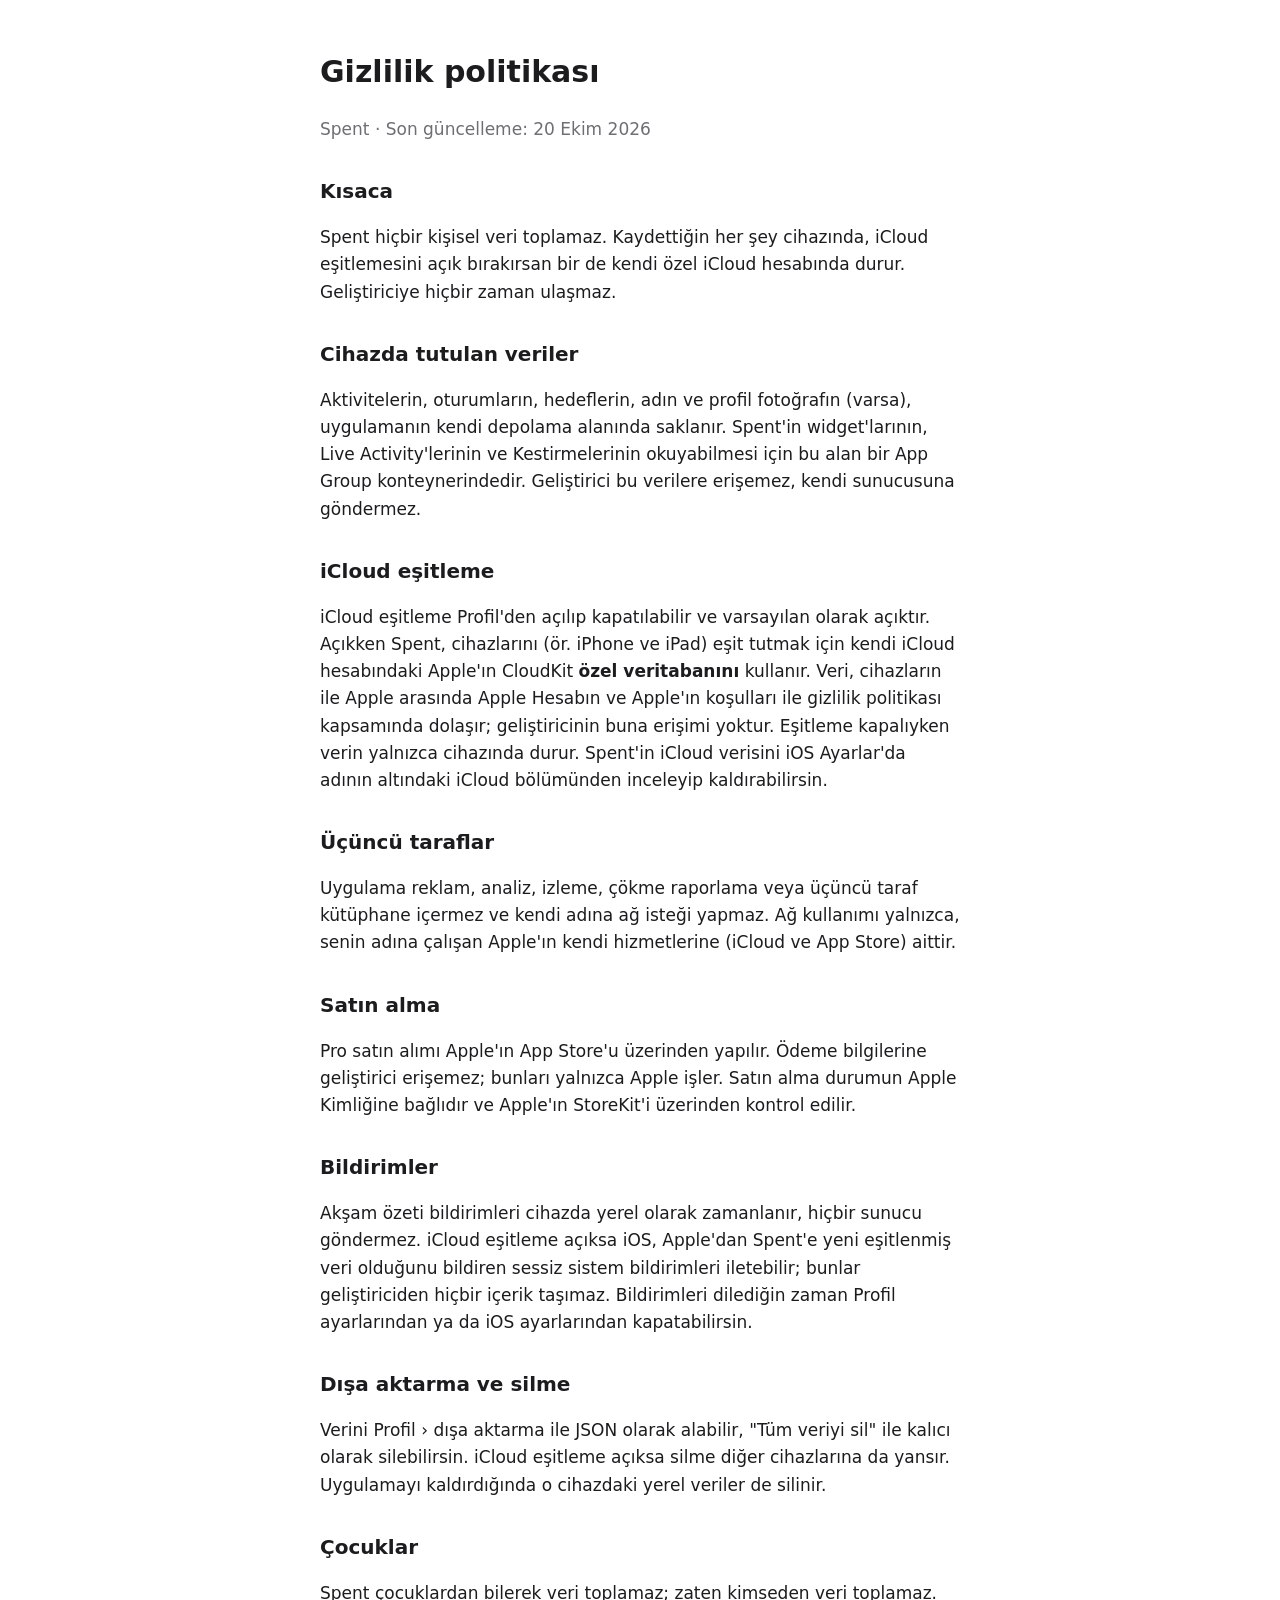
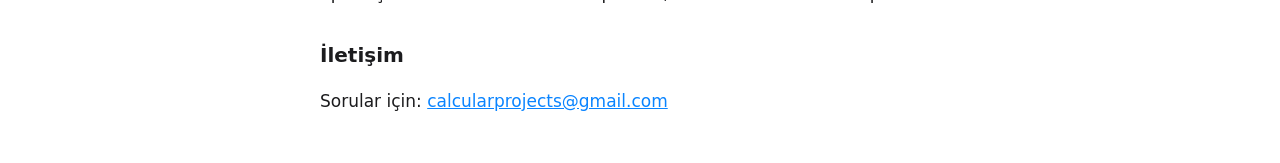
<file: privacy.html>
<html lang="tr"><head>
<meta charset="utf-8">
<meta name="viewport" content="width=device-width, initial-scale=1">
<title>Spent · Gizlilik politikası</title>
<style>
body{font:17px/1.6 -apple-system,system-ui,sans-serif;max-width:640px;margin:48px auto;padding:0 20px;color:#1c1c1e}
h1{font-size:30px}h2{font-size:20px;margin-top:32px}a{color:#0a84ff}.m{color:#6e6e73}
@media (prefers-color-scheme:dark){body{background:#1c1c1e;color:#f2f2f7}.m{color:#98989d}}
</style>
</head>
<body>
<h1>Gizlilik politikası</h1>
<p class="m">Spent · Son güncelleme: 20 Ekim 2026</p>

<h2>Kısaca</h2>
<p>Spent hiçbir kişisel veri toplamaz. Kaydettiğin her şey cihazında, iCloud eşitlemesini açık bırakırsan bir de kendi özel iCloud hesabında durur. Geliştiriciye hiçbir zaman ulaşmaz.</p>

<h2>Cihazda tutulan veriler</h2>
<p>Aktivitelerin, oturumların, hedeflerin, adın ve profil fotoğrafın (varsa), uygulamanın kendi depolama alanında saklanır. Spent'in widget'larının, Live Activity'lerinin ve Kestirmelerinin okuyabilmesi için bu alan bir App Group konteynerindedir. Geliştirici bu verilere erişemez, kendi sunucusuna göndermez.</p>

<h2>iCloud eşitleme</h2>
<p>iCloud eşitleme Profil'den açılıp kapatılabilir ve varsayılan olarak açıktır. Açıkken Spent, cihazlarını (ör. iPhone ve iPad) eşit tutmak için kendi iCloud hesabındaki Apple'ın CloudKit <b>özel veritabanını</b> kullanır. Veri, cihazların ile Apple arasında Apple Hesabın ve Apple'ın koşulları ile gizlilik politikası kapsamında dolaşır; geliştiricinin buna erişimi yoktur. Eşitleme kapalıyken verin yalnızca cihazında durur. Spent'in iCloud verisini iOS Ayarlar'da adının altındaki iCloud bölümünden inceleyip kaldırabilirsin.</p>

<h2>Üçüncü taraflar</h2>
<p>Uygulama reklam, analiz, izleme, çökme raporlama veya üçüncü taraf kütüphane içermez ve kendi adına ağ isteği yapmaz. Ağ kullanımı yalnızca, senin adına çalışan Apple'ın kendi hizmetlerine (iCloud ve App Store) aittir.</p>

<h2>Satın alma</h2>
<p>Pro satın alımı Apple'ın App Store'u üzerinden yapılır. Ödeme bilgilerine geliştirici erişemez; bunları yalnızca Apple işler. Satın alma durumun Apple Kimliğine bağlıdır ve Apple'ın StoreKit'i üzerinden kontrol edilir.</p>

<h2>Bildirimler</h2>
<p>Akşam özeti bildirimleri cihazda yerel olarak zamanlanır, hiçbir sunucu göndermez. iCloud eşitleme açıksa iOS, Apple'dan Spent'e yeni eşitlenmiş veri olduğunu bildiren sessiz sistem bildirimleri iletebilir; bunlar geliştiriciden hiçbir içerik taşımaz. Bildirimleri dilediğin zaman Profil ayarlarından ya da iOS ayarlarından kapatabilirsin.</p>

<h2>Dışa aktarma ve silme</h2>
<p>Verini Profil › dışa aktarma ile JSON olarak alabilir, "Tüm veriyi sil" ile kalıcı olarak silebilirsin. iCloud eşitleme açıksa silme diğer cihazlarına da yansır. Uygulamayı kaldırdığında o cihazdaki yerel veriler de silinir.</p>

<h2>Çocuklar</h2>
<p>Spent çocuklardan bilerek veri toplamaz; zaten kimseden veri toplamaz.</p>

<h2>İletişim</h2>
<p>Sorular için: <a href="mailto:calcularprojects@gmail.com">calcularprojects@gmail.com</a></p>


</body></html>
</file>
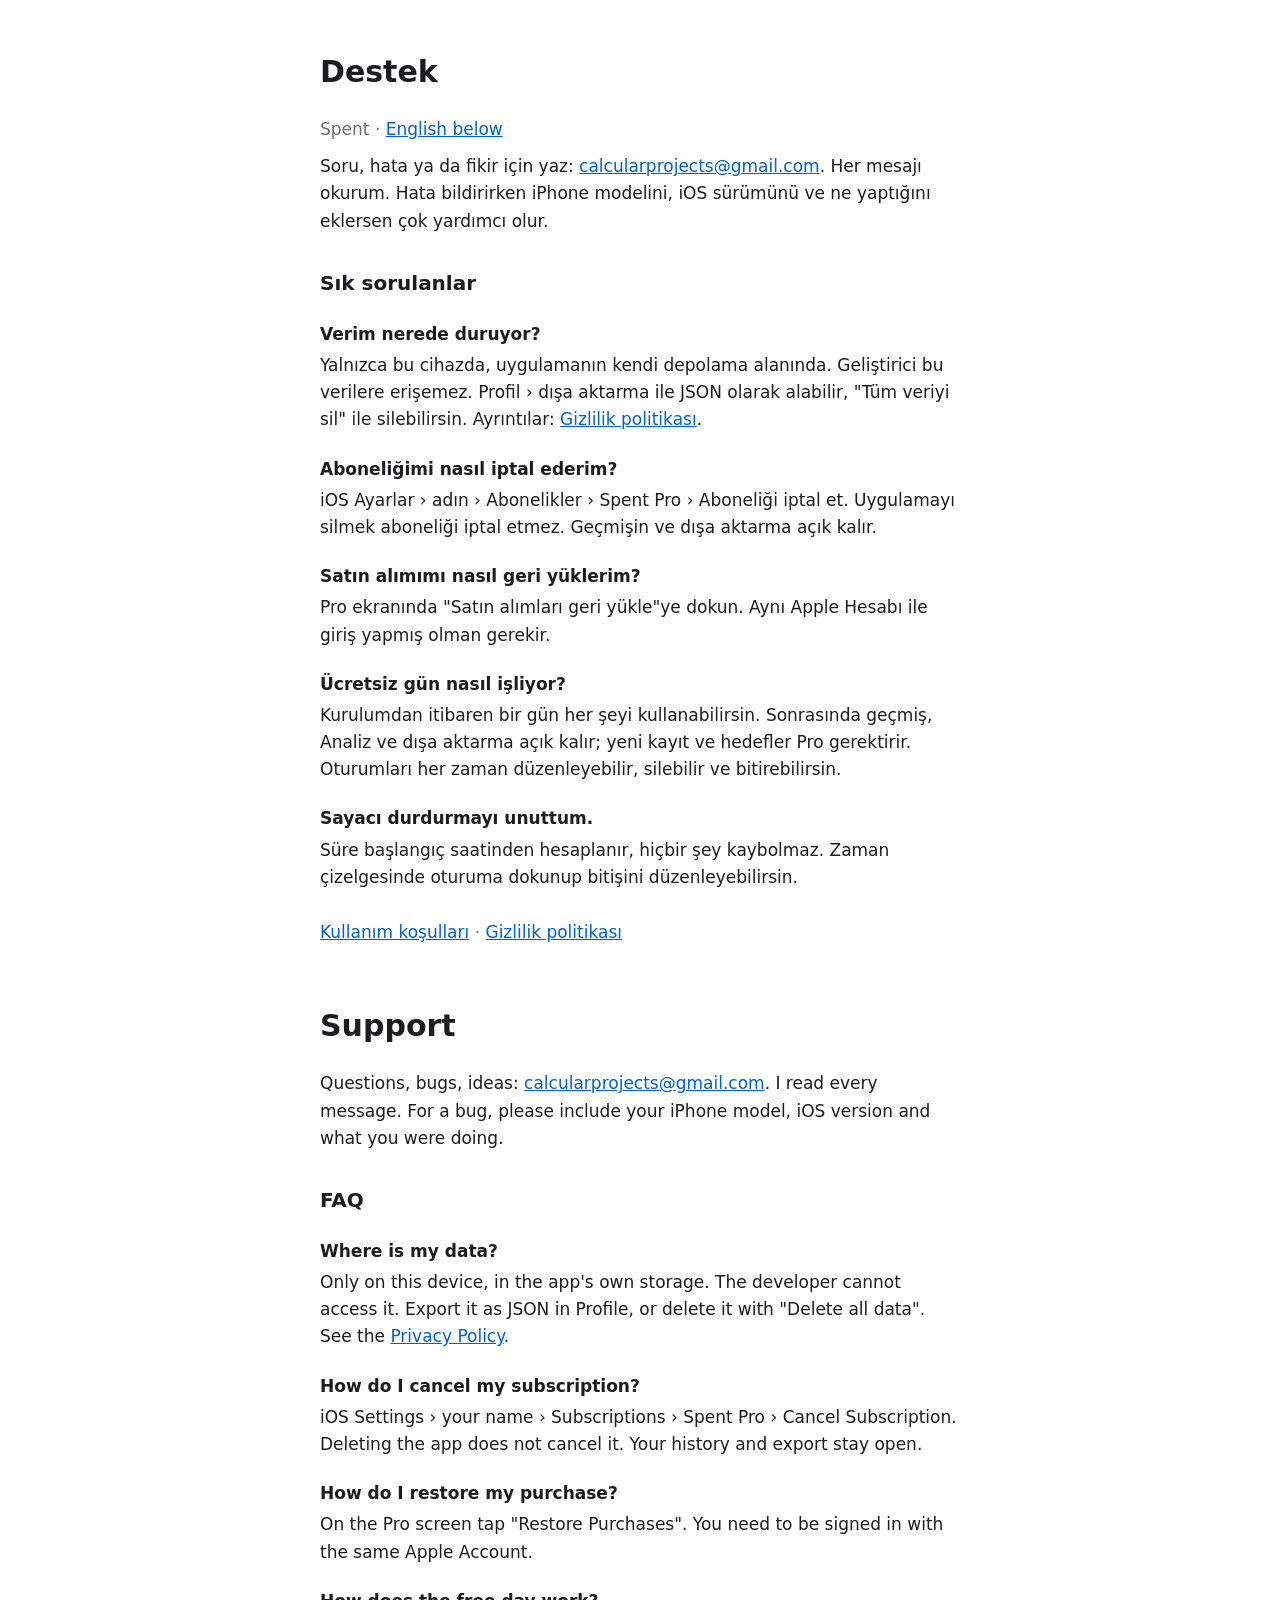
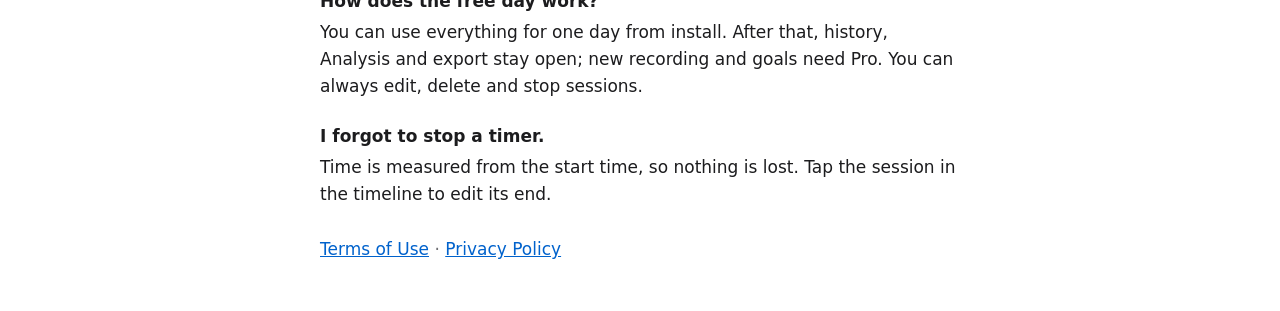
<file: support.html>
<!doctype html>
<html lang="tr">
<head>
<meta charset="utf-8">
<meta name="viewport" content="width=device-width, initial-scale=1">
<title>Spent · Destek / Support</title>
<style>
body{font:17px/1.6 -apple-system,system-ui,sans-serif;max-width:640px;margin:48px auto;padding:0 20px;color:#1c1c1e}
h1{font-size:30px}h2{font-size:20px;margin-top:32px}h3{font-size:17px;margin:22px 0 4px}p{margin:0 0 10px}a{color:#0062cc}.m{color:#6e6e73}
@media (prefers-color-scheme:dark){body{background:#1c1c1e;color:#f2f2f7}.m{color:#98989d}a{color:#4da3ff}}
</style>
</head>
<body>
<h1>Destek</h1>
<p class="m">Spent · <a href="#en">English below</a></p>
<p>Soru, hata ya da fikir için yaz: <a href="mailto:calcularprojects@gmail.com">calcularprojects@gmail.com</a>. Her mesajı okurum. Hata bildirirken iPhone modelini, iOS sürümünü ve ne yaptığını eklersen çok yardımcı olur.</p>

<h2>Sık sorulanlar</h2>
<h3>Verim nerede duruyor?</h3>
<p>Yalnızca bu cihazda, uygulamanın kendi depolama alanında. Geliştirici bu verilere erişemez. Profil &rsaquo; dışa aktarma ile JSON olarak alabilir, "Tüm veriyi sil" ile silebilirsin. Ayrıntılar: <a href="privacy.html">Gizlilik politikası</a>.</p>
<h3>Aboneliğimi nasıl iptal ederim?</h3>
<p>iOS Ayarlar &rsaquo; adın &rsaquo; Abonelikler &rsaquo; Spent Pro &rsaquo; Aboneliği iptal et. Uygulamayı silmek aboneliği iptal etmez. Geçmişin ve dışa aktarma açık kalır.</p>
<h3>Satın alımımı nasıl geri yüklerim?</h3>
<p>Pro ekranında "Satın alımları geri yükle"ye dokun. Aynı Apple Hesabı ile giriş yapmış olman gerekir.</p>
<h3>Ücretsiz gün nasıl işliyor?</h3>
<p>Kurulumdan itibaren bir gün her şeyi kullanabilirsin. Sonrasında geçmiş, Analiz ve dışa aktarma açık kalır; yeni kayıt ve hedefler Pro gerektirir. Oturumları her zaman düzenleyebilir, silebilir ve bitirebilirsin.</p>
<h3>Sayacı durdurmayı unuttum.</h3>
<p>Süre başlangıç saatinden hesaplanır, hiçbir şey kaybolmaz. Zaman çizelgesinde oturuma dokunup bitişini düzenleyebilirsin.</p>

<p class="m" style="margin-top:28px"><a href="terms.html">Kullanım koşulları</a> · <a href="privacy.html">Gizlilik politikası</a></p>

<h1 id="en" style="margin-top:56px">Support</h1>
<p>Questions, bugs, ideas: <a href="mailto:calcularprojects@gmail.com">calcularprojects@gmail.com</a>. I read every message. For a bug, please include your iPhone model, iOS version and what you were doing.</p>

<h2>FAQ</h2>
<h3>Where is my data?</h3>
<p>Only on this device, in the app's own storage. The developer cannot access it. Export it as JSON in Profile, or delete it with "Delete all data". See the <a href="privacy.html">Privacy Policy</a>.</p>
<h3>How do I cancel my subscription?</h3>
<p>iOS Settings &rsaquo; your name &rsaquo; Subscriptions &rsaquo; Spent Pro &rsaquo; Cancel Subscription. Deleting the app does not cancel it. Your history and export stay open.</p>
<h3>How do I restore my purchase?</h3>
<p>On the Pro screen tap "Restore Purchases". You need to be signed in with the same Apple Account.</p>
<h3>How does the free day work?</h3>
<p>You can use everything for one day from install. After that, history, Analysis and export stay open; new recording and goals need Pro. You can always edit, delete and stop sessions.</p>
<h3>I forgot to stop a timer.</h3>
<p>Time is measured from the start time, so nothing is lost. Tap the session in the timeline to edit its end.</p>

<p class="m" style="margin-top:28px"><a href="terms.html">Terms of Use</a> · <a href="privacy.html">Privacy Policy</a></p>
</body>
</html>
</file>
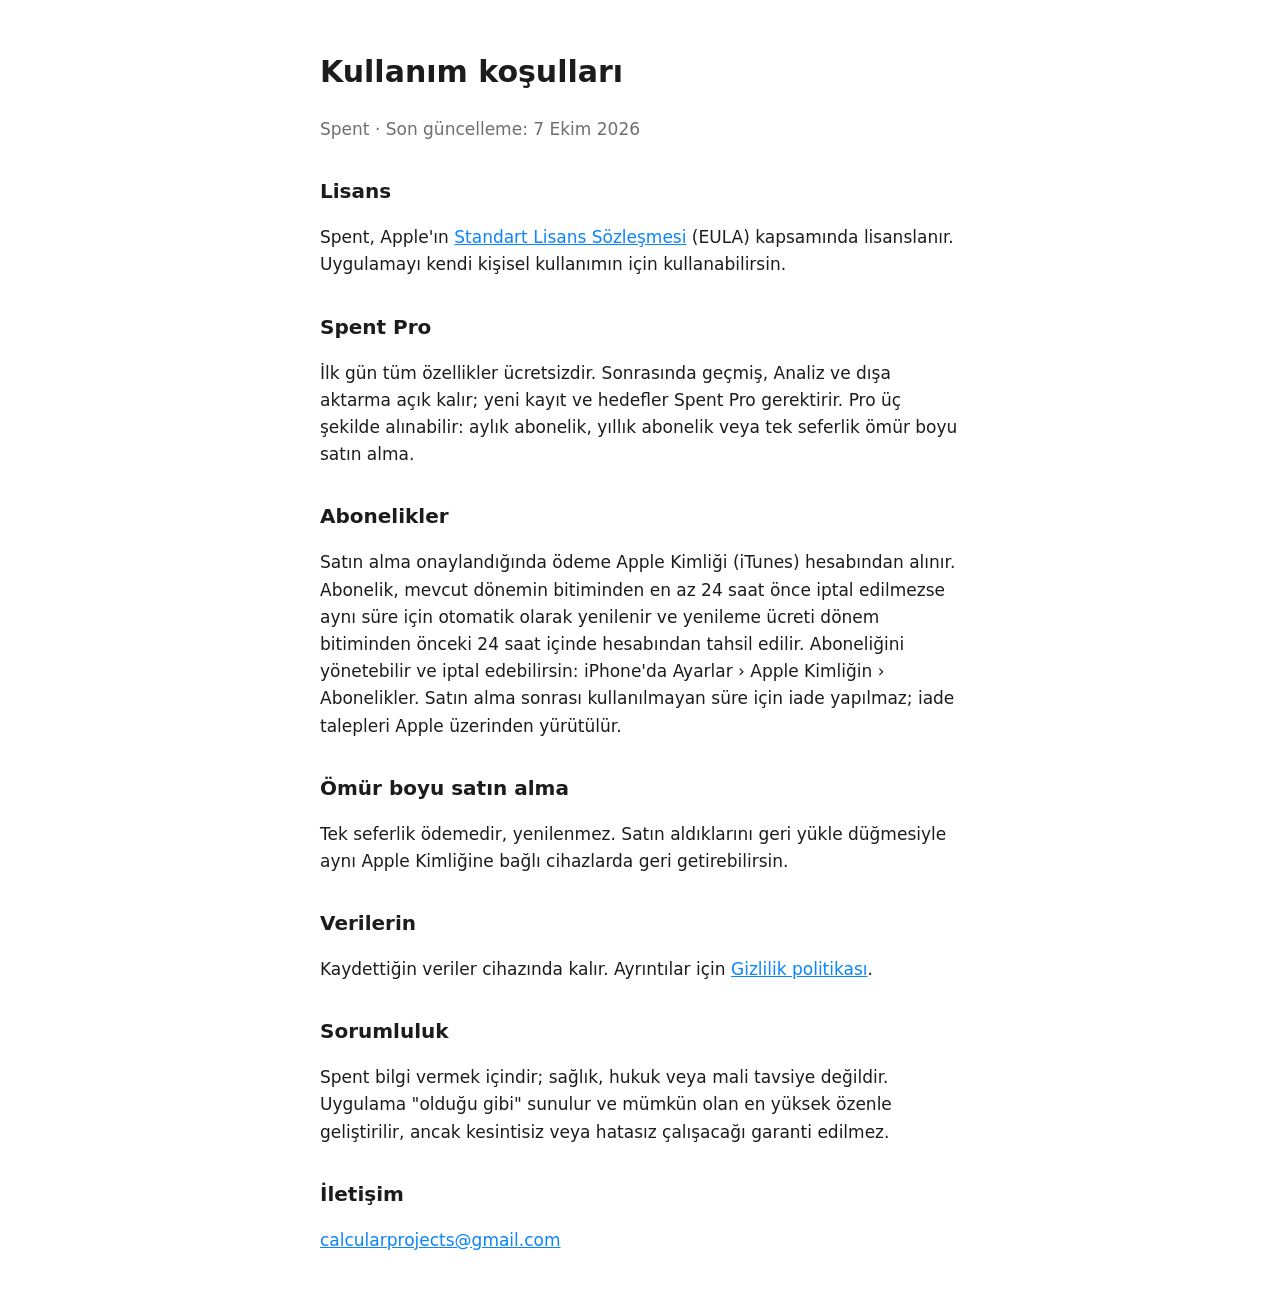
<file: terms.html>
<!doctype html>
<html lang="tr">
<head>
<meta charset="utf-8">
<meta name="viewport" content="width=device-width, initial-scale=1">
<title>Spent · Kullanım koşulları</title>
<style>
body{font:17px/1.6 -apple-system,system-ui,sans-serif;max-width:640px;margin:48px auto;padding:0 20px;color:#1c1c1e}
h1{font-size:30px}h2{font-size:20px;margin-top:32px}a{color:#0a84ff}.m{color:#6e6e73}
@media (prefers-color-scheme:dark){body{background:#1c1c1e;color:#f2f2f7}.m{color:#98989d}}
</style>
</head>
<body>
<h1>Kullanım koşulları</h1>
<p class="m">Spent · Son güncelleme: 7 Ekim 2026</p>

<h2>Lisans</h2>
<p>Spent, Apple'ın <a href="https://www.apple.com/legal/internet-services/itunes/dev/stdeula/">Standart Lisans Sözleşmesi</a> (EULA) kapsamında lisanslanır. Uygulamayı kendi kişisel kullanımın için kullanabilirsin.</p>

<h2>Spent Pro</h2>
<p>İlk gün tüm özellikler ücretsizdir. Sonrasında geçmiş, Analiz ve dışa aktarma açık kalır; yeni kayıt ve hedefler Spent Pro gerektirir. Pro üç şekilde alınabilir: aylık abonelik, yıllık abonelik veya tek seferlik ömür boyu satın alma.</p>

<h2>Abonelikler</h2>
<p>Satın alma onaylandığında ödeme Apple Kimliği (iTunes) hesabından alınır. Abonelik, mevcut dönemin bitiminden en az 24 saat önce iptal edilmezse aynı süre için otomatik olarak yenilenir ve yenileme ücreti dönem bitiminden önceki 24 saat içinde hesabından tahsil edilir. Aboneliğini yönetebilir ve iptal edebilirsin: iPhone'da Ayarlar &rsaquo; Apple Kimliğin &rsaquo; Abonelikler. Satın alma sonrası kullanılmayan süre için iade yapılmaz; iade talepleri Apple üzerinden yürütülür.</p>

<h2>Ömür boyu satın alma</h2>
<p>Tek seferlik ödemedir, yenilenmez. Satın aldıklarını geri yükle düğmesiyle aynı Apple Kimliğine bağlı cihazlarda geri getirebilirsin.</p>

<h2>Verilerin</h2>
<p>Kaydettiğin veriler cihazında kalır. Ayrıntılar için <a href="privacy.html">Gizlilik politikası</a>.</p>

<h2>Sorumluluk</h2>
<p>Spent bilgi vermek içindir; sağlık, hukuk veya mali tavsiye değildir. Uygulama "olduğu gibi" sunulur ve mümkün olan en yüksek özenle geliştirilir, ancak kesintisiz veya hatasız çalışacağı garanti edilmez.</p>

<h2>İletişim</h2>
<p><a href="mailto:calcularprojects@gmail.com">calcularprojects@gmail.com</a></p>
</body>
</html>
</file>
